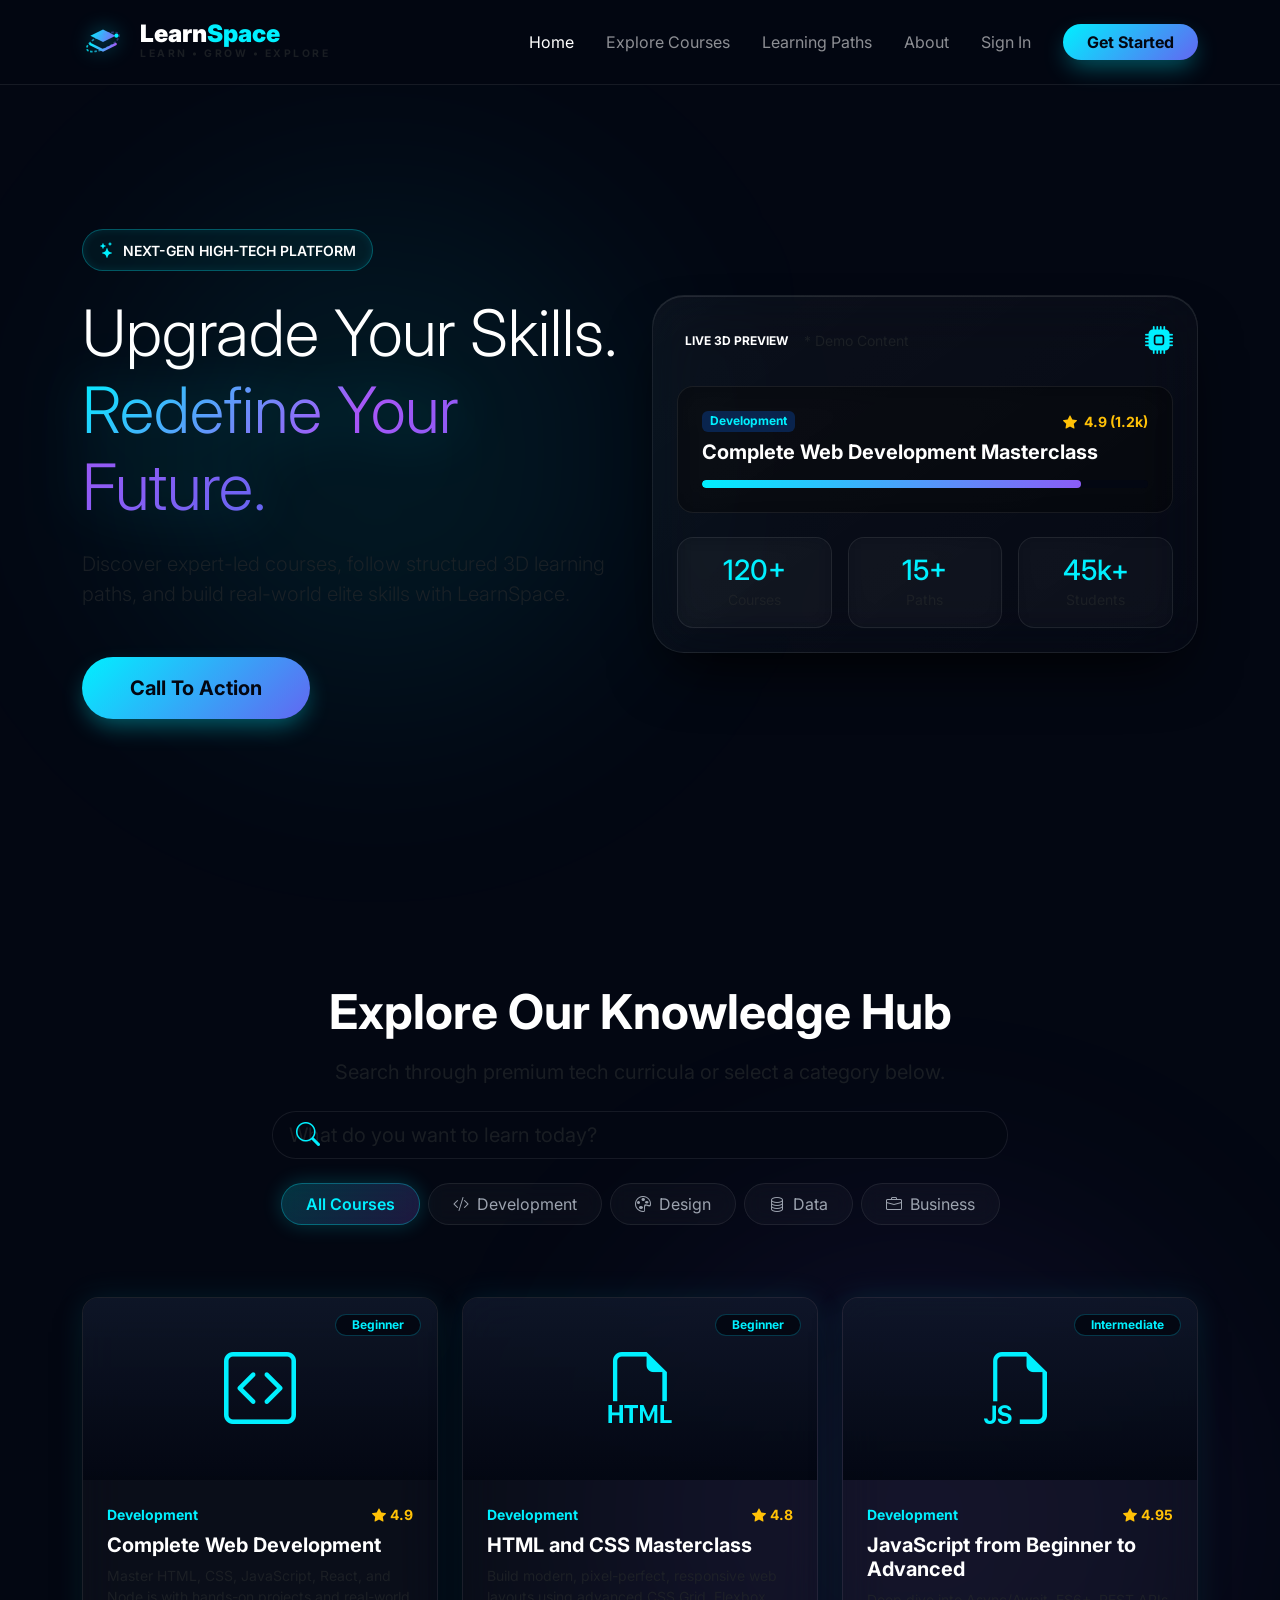
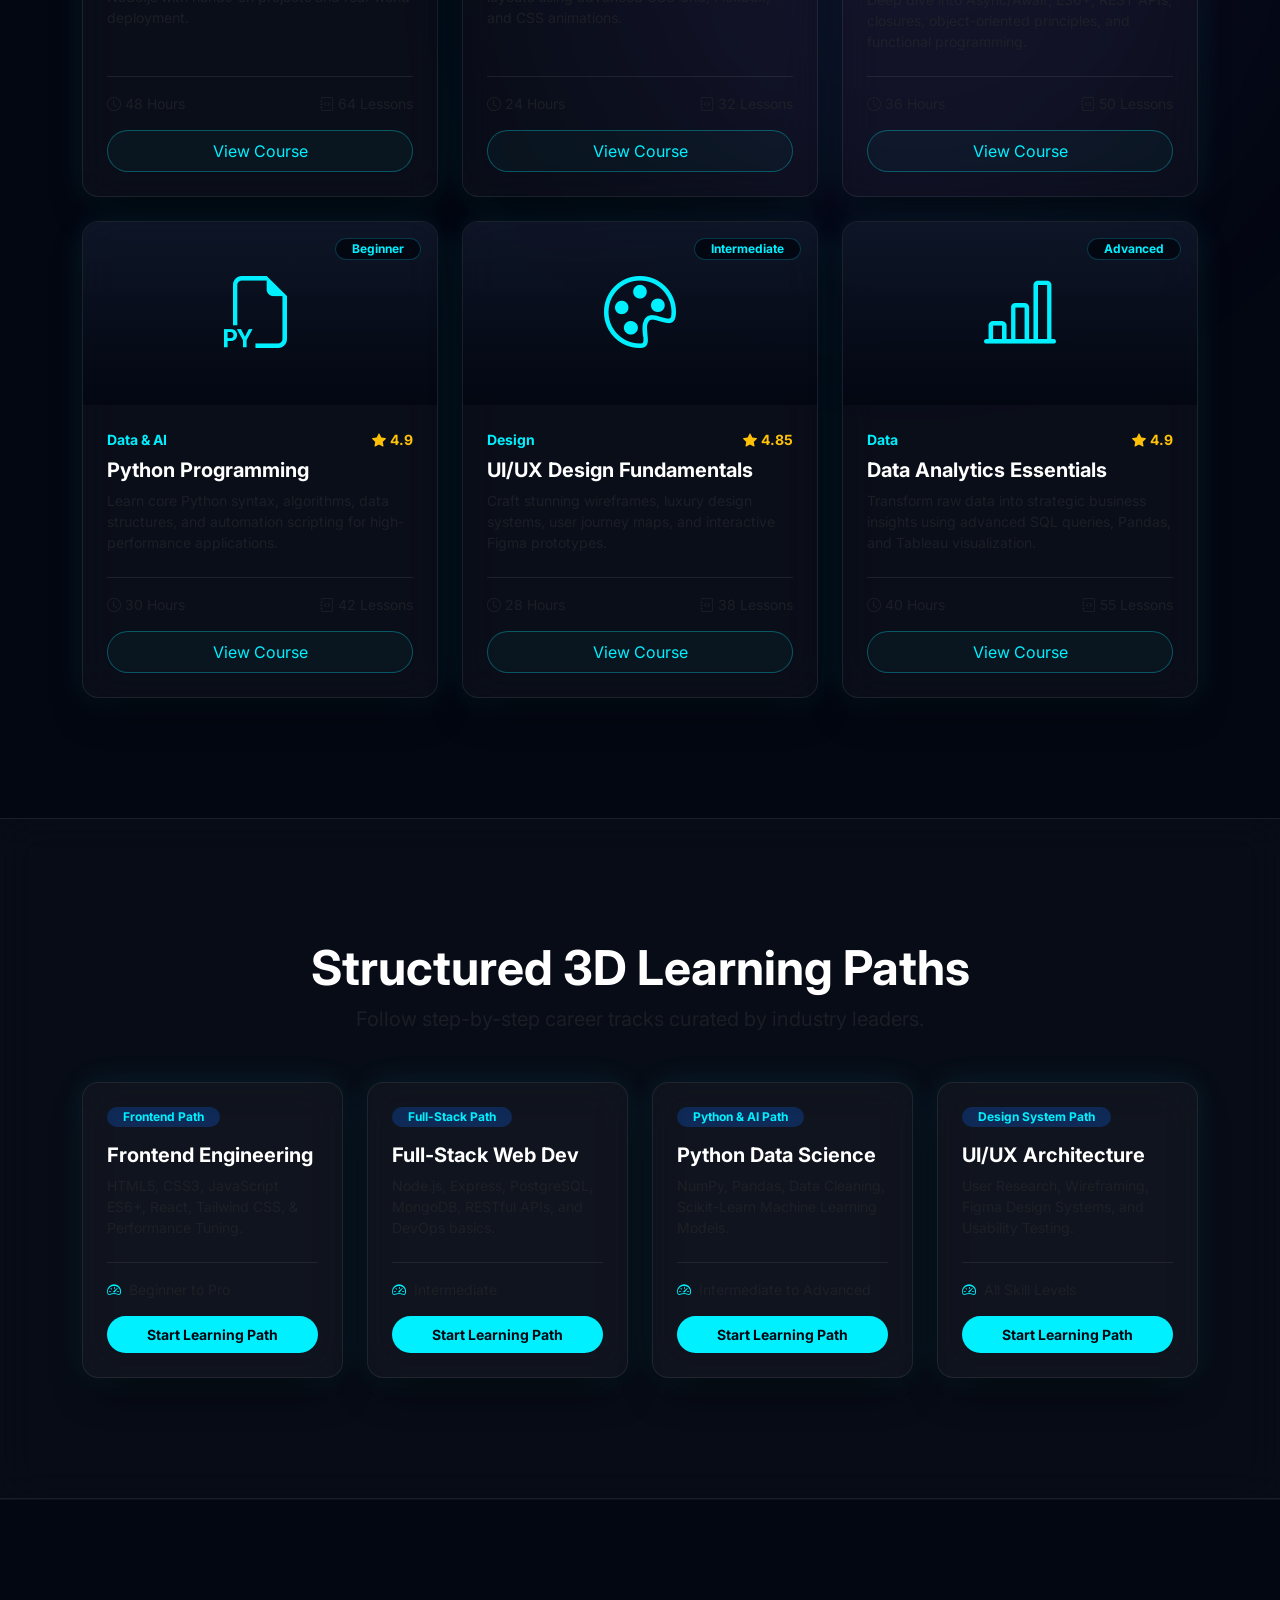
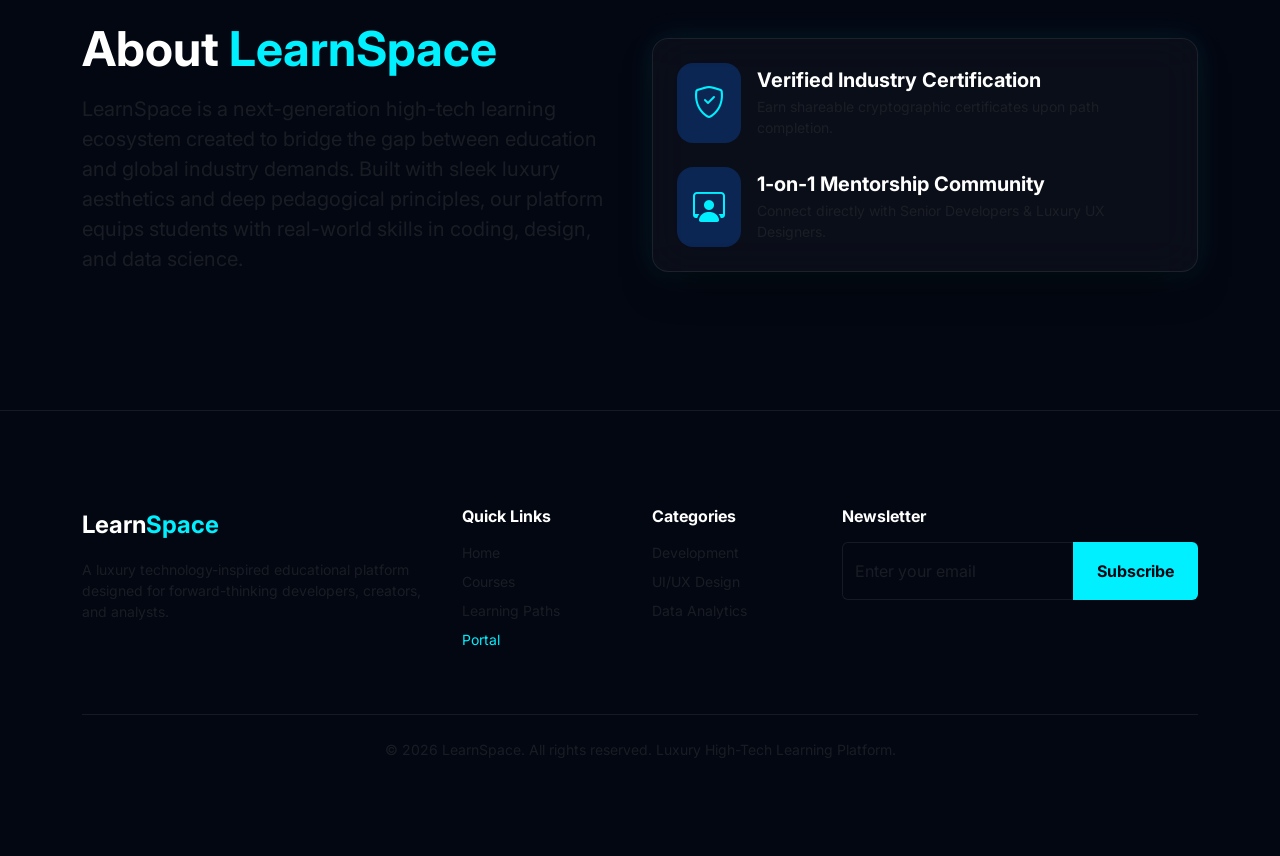
<file: index.html>
<!DOCTYPE html>
<html lang="en">
<head>
  <meta charset="UTF-8">
  <meta name="viewport" content="width=device-width, initial-scale=1.0">
  <title>LearnSpace — Luxury High-Tech Learning Platform</title>
  <link href="https://cdn.jsdelivr.net/npm/bootstrap@5.3.2/dist/css/bootstrap.min.css" rel="stylesheet">
  <link href="https://cdn.jsdelivr.net/npm/bootstrap-icons@1.11.1/font/bootstrap-icons.css" rel="stylesheet">
  <link rel="stylesheet" href="style.css">
</head>
<body class="bg-obsidian text-white">

  <!-- Floating Ambient Orbs -->
  <div class="ambient-orb orb-1"></div>
  <div class="ambient-orb orb-2"></div>

  <!-- Sticky Glass Navigation -->
  <nav class="navbar navbar-expand-lg sticky-top navbar-dark glass-nav">
    <div class="container py-2">
      <a class="navbar-brand fw-bold d-flex align-items-center gap-3 text-decoration-none" href="index.html">
        <!-- High-Tech Neon Orbit Logo SVG -->
        <div class="logo-orbit-container">
          <svg width="42" height="42" viewBox="0 0 100 100" fill="none" xmlns="http://www.w3.org/2000/svg">
            <path d="M50 20L80 35L50 50L20 35L50 20Z" fill="url(#paint0_linear)" />
            <path d="M20 55L50 70L80 55" stroke="url(#paint1_linear)" stroke-width="6" stroke-linecap="round" stroke-linejoin="round"/>
            <ellipse cx="50" cy="50" rx="42" ry="16" transform="rotate(-25 50 50)" stroke="url(#paint2_linear)" stroke-width="4" stroke-dasharray="6 4"/>
            <circle cx="82" cy="35" r="5" fill="#00f0ff" />
            <defs>
              <linearGradient id="paint0_linear" x1="20" y1="20" x2="80" y2="50" gradientUnits="userSpaceOnUse">
                <stop stop-color="#00f0ff"/>
                <stop offset="1" stop-color="#8b5cf6"/>
              </linearGradient>
              <linearGradient id="paint1_linear" x1="20" y1="55" x2="80" y2="70" gradientUnits="userSpaceOnUse">
                <stop stop-color="#00f0ff"/>
                <stop offset="1" stop-color="#a855f7"/>
              </linearGradient>
              <linearGradient id="paint2_linear" x1="8" y1="50" x2="92" y2="50" gradientUnits="userSpaceOnUse">
                <stop stop-color="#00f0ff" stop-opacity="0.8"/>
                <stop offset="1" stop-color="#8b5cf6" stop-opacity="0.3"/>
              </linearGradient>
            </defs>
          </svg>
        </div>
        <div class="d-flex flex-column">
          <span class="fs-4 fw-black tracking-wider text-white lh-1">Learn<span class="text-cyan">Space</span></span>
          <span class="brand-subtext text-muted" style="font-size: 0.65rem; letter-spacing: 2.5px;">LEARN • GROW • EXPLORE</span>
        </div>
      </a>
      <button class="navbar-toggler border-0" type="button" data-bs-toggle="collapse" data-bs-target="#navbarNav">
        <span class="navbar-toggler-icon"></span>
      </button>
      <div class="collapse navbar-collapse" id="navbarNav">
        <ul class="navbar-nav ms-auto align-items-center gap-lg-3">
          <li class="nav-item"><a class="nav-link active" href="index.html">Home</a></li>
          <li class="nav-item"><a class="nav-link" href="courses.html">Explore Courses</a></li>
          <li class="nav-item"><a class="nav-link" href="learning-paths.html">Learning Paths</a></li>
          <li class="nav-item"><a class="nav-link" href="about.html">About</a></li>
          <!-- <li class="nav-item"><a class="nav-link text-cyan" href="dashboard.html"><i class="bi bi-shield-lock me-1"></i>Portal</a></li> -->
          <li class="nav-item"><a class="nav-link" href="login.html">Sign In</a></li>
          <li class="nav-item ms-lg-2"><a class="btn btn-luxury-glow px-4 rounded-pill" href="signup.html">Get Started</a></li>
        </ul>
      </div>
    </div>
  </nav>

  <!-- Hero Section -->
  <header class="hero-section py-6 position-relative overflow-hidden">
    <div class="container py-5">
      <div class="row align-items-center min-vh-75">
        <div class="col-lg-6 text-center text-lg-start mb-5 mb-lg-0 z-index-2">
          <div class="badge-pill-3d mb-4 d-inline-flex align-items-center gap-2 px-3 py-2 rounded-pill">
            <i class="bi bi-stars text-cyan"></i>
            <span class="small fw-semibold tracking-wide">NEXT-GEN HIGH-TECH PLATFORM</span>
          </div>
          <h1 class="display-3 fw-extrabold mb-4 lh-tight">
            Upgrade Your Skills.<br>
            <span class="gradient-text-3d">Redefine Your Future.</span>
          </h1>
          <p class="lead text-muted mb-5 fs-5">Discover expert-led courses, follow structured 3D learning paths, and build real-world elite skills with LearnSpace.</p>
          <div class="d-flex justify-content-center justify-content-lg-start">
            <a href="#courses-section" class="btn btn-luxury-glow btn-lg px-5 py-3 rounded-pill shadow-3d fw-bold">Call To Action</a>
          </div>
        </div>

        <div class="col-lg-6 position-relative z-index-2">
          <div class="hero-card-3d p-4 rounded-5 shadow-3d-deep position-relative">
            <div class="d-flex justify-content-between align-items-center mb-4">
              <div class="d-flex align-items-center gap-2">
                <span class="badge bg-cyan text-obsidian fw-bold px-2.5 py-1 rounded-pill">LIVE 3D PREVIEW</span>
                <span class="text-muted small">* Demo Content</span>
              </div>
              <i class="bi bi-cpu-fill text-cyan fs-3 animate-pulse"></i>
            </div>

            <div class="glass-card-nested p-4 rounded-4 mb-4 border-glow">
              <div class="d-flex justify-content-between align-items-center mb-2">
                <span class="badge bg-primary bg-opacity-25 text-cyan">Development</span>
                <span class="text-warning small fw-bold"><i class="bi bi-star-fill me-1"></i> 4.9 (1.2k)</span>
              </div>
              <h5 class="mb-2 fw-bold text-white">Complete Web Development Masterclass</h5>
              <div class="progress bg-obsidian mt-3 rounded-pill" style="height: 8px;">
                <div class="progress-bar bg-gradient-cyan-violet rounded-pill" style="width: 85%;"></div>
              </div>
            </div>

            <div class="row g-3 text-center">
              <div class="col-4">
                <div class="stat-box-3d p-3 rounded-4">
                  <h3 class="fw-extrabold text-cyan mb-0">120+</h3>
                  <small class="text-muted">Courses</small>
                </div>
              </div>
              <div class="col-4">
                <div class="stat-box-3d p-3 rounded-4">
                  <h3 class="fw-extrabold text-cyan mb-0">15+</h3>
                  <small class="text-muted">Paths</small>
                </div>
              </div>
              <div class="col-4">
                <div class="stat-box-3d p-3 rounded-4">
                  <h3 class="fw-extrabold text-cyan mb-0">45k+</h3>
                  <small class="text-muted">Students</small>
                </div>
              </div>
            </div>
          </div>
        </div>
      </div>
    </div>
  </header>

  <!-- Search & Categories Section -->
  <section id="courses-section" class="py-6 position-relative">
    <div class="container py-4">
      <div class="row justify-content-center text-center mb-5">
        <div class="col-lg-8">
          <h2 class="display-5 fw-bold mb-3">Explore Our Knowledge Hub</h2>
          <p class="text-muted fs-5">Search through premium tech curricula or select a category below.</p>
          
          <div class="position-relative my-4 search-bar-3d">
            <i class="bi bi-search position-absolute top-50 start-0 translate-middle-y ms-4 text-cyan fs-4"></i>
            <input type="text" id="courseSearch" class="form-control form-control-lg bg-obsidian text-white border-glass ps-6 rounded-pill shadow-3d" placeholder="What do you want to learn today?">
          </div>

          <div class="d-flex flex-wrap justify-content-center gap-2 mt-4" id="categoryChips">
            <button class="btn btn-chip-3d active rounded-pill px-4 py-2" data-category="All">All Courses</button>
            <button class="btn btn-chip-3d rounded-pill px-4 py-2" data-category="Development"><i class="bi bi-code-slash me-1"></i> Development</button>
            <button class="btn btn-chip-3d rounded-pill px-4 py-2" data-category="Design"><i class="bi bi-palette me-1"></i> Design</button>
            <button class="btn btn-chip-3d rounded-pill px-4 py-2" data-category="Data"><i class="bi bi-database me-1"></i> Data</button>
            <button class="btn btn-chip-3d rounded-pill px-4 py-2" data-category="Business"><i class="bi bi-briefcase me-1"></i> Business</button>
          </div>
        </div>
      </div>

      <!-- Popular Courses Grid -->
      <div class="row g-4 mt-3" id="coursesGrid">
        
        <div class="col-md-6 col-lg-4 course-item" data-category="Development" data-title="Complete Web Development" data-desc="Master HTML, CSS, JavaScript, React, and Node.js with hands-on projects and real-world deployment.">
          <div class="glass-card-3d h-100 rounded-4 overflow-hidden d-flex flex-column">
            <div class="card-thumb-3d bg-gradient-navy p-5 text-center position-relative">
              <i class="bi bi-code-square display-2 text-cyan"></i>
              <span class="badge bg-obsidian text-cyan position-absolute top-0 end-0 m-3 border border-info border-opacity-25 rounded-pill px-3 py-1">Beginner</span>
            </div>
            <div class="p-4 d-flex flex-column flex-grow-1">
              <div class="d-flex justify-content-between align-items-center mb-2">
                <span class="text-cyan small fw-bold">Development</span>
                <span class="text-warning small fw-bold"><i class="bi bi-star-fill me-1"></i>4.9</span>
              </div>
              <h5 class="fw-bold mb-2 text-white">Complete Web Development</h5>
              <p class="text-muted small mb-4 flex-grow-1">Master HTML, CSS, JavaScript, React, and Node.js with hands-on projects and real-world deployment.</p>
              <div class="d-flex justify-content-between text-muted small border-top border-glass pt-3 mb-3">
                <span><i class="bi bi-clock me-1"></i>48 Hours</span>
                <span><i class="bi bi-journal-code me-1"></i>64 Lessons</span>
              </div>
              <button class="btn btn-outline-cyan-3d w-100 rounded-pill py-2">View Course</button>
            </div>
          </div>
        </div>

        <div class="col-md-6 col-lg-4 course-item" data-category="Development" data-title="HTML and CSS Masterclass" data-desc="Build modern, pixel-perfect, responsive web layouts using advanced CSS Grid, Flexbox, and CSS animations.">
          <div class="glass-card-3d h-100 rounded-4 overflow-hidden d-flex flex-column">
            <div class="card-thumb-3d bg-gradient-navy p-5 text-center position-relative">
              <i class="bi bi-filetype-html display-2 text-cyan"></i>
              <span class="badge bg-obsidian text-cyan position-absolute top-0 end-0 m-3 border border-info border-opacity-25 rounded-pill px-3 py-1">Beginner</span>
            </div>
            <div class="p-4 d-flex flex-column flex-grow-1">
              <div class="d-flex justify-content-between align-items-center mb-2">
                <span class="text-cyan small fw-bold">Development</span>
                <span class="text-warning small fw-bold"><i class="bi bi-star-fill me-1"></i>4.8</span>
              </div>
              <h5 class="fw-bold mb-2 text-white">HTML and CSS Masterclass</h5>
              <p class="text-muted small mb-4 flex-grow-1">Build modern, pixel-perfect, responsive web layouts using advanced CSS Grid, Flexbox, and CSS animations.</p>
              <div class="d-flex justify-content-between text-muted small border-top border-glass pt-3 mb-3">
                <span><i class="bi bi-clock me-1"></i>24 Hours</span>
                <span><i class="bi bi-journal-code me-1"></i>32 Lessons</span>
              </div>
              <button class="btn btn-outline-cyan-3d w-100 rounded-pill py-2">View Course</button>
            </div>
          </div>
        </div>

        <div class="col-md-6 col-lg-4 course-item" data-category="Development" data-title="JavaScript from Beginner to Advanced" data-desc="Deep dive into Async/Await, ES6+, REST APIs, closures, object-oriented principles, and functional programming.">
          <div class="glass-card-3d h-100 rounded-4 overflow-hidden d-flex flex-column">
            <div class="card-thumb-3d bg-gradient-navy p-5 text-center position-relative">
              <i class="bi bi-filetype-js display-2 text-cyan"></i>
              <span class="badge bg-obsidian text-cyan position-absolute top-0 end-0 m-3 border border-info border-opacity-25 rounded-pill px-3 py-1">Intermediate</span>
            </div>
            <div class="p-4 d-flex flex-column flex-grow-1">
              <div class="d-flex justify-content-between align-items-center mb-2">
                <span class="text-cyan small fw-bold">Development</span>
                <span class="text-warning small fw-bold"><i class="bi bi-star-fill me-1"></i>4.95</span>
              </div>
              <h5 class="fw-bold mb-2 text-white">JavaScript from Beginner to Advanced</h5>
              <p class="text-muted small mb-4 flex-grow-1">Deep dive into Async/Await, ES6+, REST APIs, closures, object-oriented principles, and functional programming.</p>
              <div class="d-flex justify-content-between text-muted small border-top border-glass pt-3 mb-3">
                <span><i class="bi bi-clock me-1"></i>36 Hours</span>
                <span><i class="bi bi-journal-code me-1"></i>50 Lessons</span>
              </div>
              <button class="btn btn-outline-cyan-3d w-100 rounded-pill py-2">View Course</button>
            </div>
          </div>
        </div>

        <div class="col-md-6 col-lg-4 course-item" data-category="Data" data-title="Python Programming" data-desc="Learn core Python syntax, algorithms, data structures, and automation scripting for high-performance applications.">
          <div class="glass-card-3d h-100 rounded-4 overflow-hidden d-flex flex-column">
            <div class="card-thumb-3d bg-gradient-navy p-5 text-center position-relative">
              <i class="bi bi-filetype-py display-2 text-cyan"></i>
              <span class="badge bg-obsidian text-cyan position-absolute top-0 end-0 m-3 border border-info border-opacity-25 rounded-pill px-3 py-1">Beginner</span>
            </div>
            <div class="p-4 d-flex flex-column flex-grow-1">
              <div class="d-flex justify-content-between align-items-center mb-2">
                <span class="text-cyan small fw-bold">Data & AI</span>
                <span class="text-warning small fw-bold"><i class="bi bi-star-fill me-1"></i>4.9</span>
              </div>
              <h5 class="fw-bold mb-2 text-white">Python Programming</h5>
              <p class="text-muted small mb-4 flex-grow-1">Learn core Python syntax, algorithms, data structures, and automation scripting for high-performance applications.</p>
              <div class="d-flex justify-content-between text-muted small border-top border-glass pt-3 mb-3">
                <span><i class="bi bi-clock me-1"></i>30 Hours</span>
                <span><i class="bi bi-journal-code me-1"></i>42 Lessons</span>
              </div>
              <button class="btn btn-outline-cyan-3d w-100 rounded-pill py-2">View Course</button>
            </div>
          </div>
        </div>

        <div class="col-md-6 col-lg-4 course-item" data-category="Design" data-title="UI/UX Design Fundamentals" data-desc="Craft stunning wireframes, luxury design systems, user journey maps, and interactive Figma prototypes.">
          <div class="glass-card-3d h-100 rounded-4 overflow-hidden d-flex flex-column">
            <div class="card-thumb-3d bg-gradient-navy p-5 text-center position-relative">
              <i class="bi bi-palette display-2 text-cyan"></i>
              <span class="badge bg-obsidian text-cyan position-absolute top-0 end-0 m-3 border border-info border-opacity-25 rounded-pill px-3 py-1">Intermediate</span>
            </div>
            <div class="p-4 d-flex flex-column flex-grow-1">
              <div class="d-flex justify-content-between align-items-center mb-2">
                <span class="text-cyan small fw-bold">Design</span>
                <span class="text-warning small fw-bold"><i class="bi bi-star-fill me-1"></i>4.85</span>
              </div>
              <h5 class="fw-bold mb-2 text-white">UI/UX Design Fundamentals</h5>
              <p class="text-muted small mb-4 flex-grow-1">Craft stunning wireframes, luxury design systems, user journey maps, and interactive Figma prototypes.</p>
              <div class="d-flex justify-content-between text-muted small border-top border-glass pt-3 mb-3">
                <span><i class="bi bi-clock me-1"></i>28 Hours</span>
                <span><i class="bi bi-journal-code me-1"></i>38 Lessons</span>
              </div>
              <button class="btn btn-outline-cyan-3d w-100 rounded-pill py-2">View Course</button>
            </div>
          </div>
        </div>

        <div class="col-md-6 col-lg-4 course-item" data-category="Data" data-title="Data Analytics Essentials" data-desc="Transform raw data into strategic business insights using advanced SQL queries, Pandas, and Tableau visualization.">
          <div class="glass-card-3d h-100 rounded-4 overflow-hidden d-flex flex-column">
            <div class="card-thumb-3d bg-gradient-navy p-5 text-center position-relative">
              <i class="bi bi-bar-chart-line display-2 text-cyan"></i>
              <span class="badge bg-obsidian text-cyan position-absolute top-0 end-0 m-3 border border-info border-opacity-25 rounded-pill px-3 py-1">Advanced</span>
            </div>
            <div class="p-4 d-flex flex-column flex-grow-1">
              <div class="d-flex justify-content-between align-items-center mb-2">
                <span class="text-cyan small fw-bold">Data</span>
                <span class="text-warning small fw-bold"><i class="bi bi-star-fill me-1"></i>4.9</span>
              </div>
              <h5 class="fw-bold mb-2 text-white">Data Analytics Essentials</h5>
              <p class="text-muted small mb-4 flex-grow-1">Transform raw data into strategic business insights using advanced SQL queries, Pandas, and Tableau visualization.</p>
              <div class="d-flex justify-content-between text-muted small border-top border-glass pt-3 mb-3">
                <span><i class="bi bi-clock me-1"></i>40 Hours</span>
                <span><i class="bi bi-journal-code me-1"></i>55 Lessons</span>
              </div>
              <button class="btn btn-outline-cyan-3d w-100 rounded-pill py-2">View Course</button>
            </div>
          </div>
        </div>

      </div>
    </div>
  </section>

  <!-- Learning Paths Section -->
  <section id="paths-section" class="py-6 bg-glass-dark border-top border-bottom border-glass">
    <div class="container py-4">
      <div class="text-center mb-5">
        <h2 class="display-5 fw-bold mb-2">Structured 3D Learning Paths</h2>
        <p class="text-muted fs-5">Follow step-by-step career tracks curated by industry leaders.</p>
      </div>

      <div class="row g-4">
        <div class="col-md-6 col-lg-3">
          <div class="glass-card-3d p-4 rounded-4 h-100 d-flex flex-column">
            <div class="badge bg-primary bg-opacity-25 text-cyan mb-3 w-fit rounded-pill px-3 py-1">Frontend Path</div>
            <h5 class="fw-bold mb-2 text-white">Frontend Engineering</h5>
            <p class="text-muted small mb-4">HTML5, CSS3, JavaScript ES6+, React, Tailwind CSS, & Performance Tuning.</p>
            <div class="mt-auto border-top border-glass pt-3">
              <small class="text-muted d-block mb-3"><i class="bi bi-speedometer2 me-1 text-cyan"></i> Beginner to Pro</small>
              <button class="btn btn-sm btn-cyan w-100 rounded-pill py-2">Start Learning Path</button>
            </div>
          </div>
        </div>

        <div class="col-md-6 col-lg-3">
          <div class="glass-card-3d p-4 rounded-4 h-100 d-flex flex-column">
            <div class="badge bg-primary bg-opacity-25 text-cyan mb-3 w-fit rounded-pill px-3 py-1">Full-Stack Path</div>
            <h5 class="fw-bold mb-2 text-white">Full-Stack Web Dev</h5>
            <p class="text-muted small mb-4">Node.js, Express, PostgreSQL, MongoDB, RESTful APIs, and DevOps basics.</p>
            <div class="mt-auto border-top border-glass pt-3">
              <small class="text-muted d-block mb-3"><i class="bi bi-speedometer2 me-1 text-cyan"></i> Intermediate</small>
              <button class="btn btn-sm btn-cyan w-100 rounded-pill py-2">Start Learning Path</button>
            </div>
          </div>
        </div>

        <div class="col-md-6 col-lg-3">
          <div class="glass-card-3d p-4 rounded-4 h-100 d-flex flex-column">
            <div class="badge bg-primary bg-opacity-25 text-cyan mb-3 w-fit rounded-pill px-3 py-1">Python & AI Path</div>
            <h5 class="fw-bold mb-2 text-white">Python Data Science</h5>
            <p class="text-muted small mb-4">NumPy, Pandas, Data Cleaning, Scikit-Learn Machine Learning Models.</p>
            <div class="mt-auto border-top border-glass pt-3">
              <small class="text-muted d-block mb-3"><i class="bi bi-speedometer2 me-1 text-cyan"></i> Intermediate to Advanced</small>
              <button class="btn btn-sm btn-cyan w-100 rounded-pill py-2">Start Learning Path</button>
            </div>
          </div>
        </div>

        <div class="col-md-6 col-lg-3">
          <div class="glass-card-3d p-4 rounded-4 h-100 d-flex flex-column">
            <div class="badge bg-primary bg-opacity-25 text-cyan mb-3 w-fit rounded-pill px-3 py-1">Design System Path</div>
            <h5 class="fw-bold mb-2 text-white">UI/UX Architecture</h5>
            <p class="text-muted small mb-4">User Research, Wireframing, Figma Design Systems, and Usability Testing.</p>
            <div class="mt-auto border-top border-glass pt-3">
              <small class="text-muted d-block mb-3"><i class="bi bi-speedometer2 me-1 text-cyan"></i> All Skill Levels</small>
              <button class="btn btn-sm btn-cyan w-100 rounded-pill py-2">Start Learning Path</button>
            </div>
          </div>
        </div>
      </div>
    </div>
  </section>

  <!-- About Section -->
  <section id="about-section" class="py-6 border-top border-glass">
    <div class="container py-4">
      <div class="row align-items-center">
        <div class="col-lg-6 mb-4 mb-lg-0">
          <h2 class="display-5 fw-bold mb-3">About <span class="text-cyan">LearnSpace</span></h2>
          <p class="text-muted leading-relaxed fs-5">LearnSpace is a next-generation high-tech learning ecosystem created to bridge the gap between education and global industry demands. Built with sleek luxury aesthetics and deep pedagogical principles, our platform equips students with real-world skills in coding, design, and data science.</p>
        </div>
        <div class="col-lg-6">
          <div class="glass-card-3d p-4 rounded-4 border-glow">
            <div class="d-flex align-items-center gap-3 mb-4">
              <div class="icon-box-3d p-3 rounded-4 bg-primary bg-opacity-25 text-cyan fs-2">
                <i class="bi bi-shield-check"></i>
              </div>
              <div>
                <h5 class="mb-1 fw-bold text-white">Verified Industry Certification</h5>
                <p class="text-muted small mb-0">Earn shareable cryptographic certificates upon path completion.</p>
              </div>
            </div>
            <div class="d-flex align-items-center gap-3">
              <div class="icon-box-3d p-3 rounded-4 bg-primary bg-opacity-25 text-cyan fs-2">
                <i class="bi bi-person-workspace"></i>
              </div>
              <div>
                <h5 class="mb-1 fw-bold text-white">1-on-1 Mentorship Community</h5>
                <p class="text-muted small mb-0">Connect directly with Senior Developers & Luxury UX Designers.</p>
              </div>
            </div>
          </div>
        </div>
      </div>
    </div>
  </section>

  <!-- Footer -->
  <footer class="bg-obsidian text-muted py-6 border-top border-glass">
    <div class="container">
      <div class="row g-4 mb-5">
        <div class="col-lg-4">
          <a class="fw-bold text-white fs-4 d-inline-block mb-3 text-decoration-none" href="#">Learn<span class="text-cyan">Space</span></a>
          <p class="small text-muted leading-relaxed">A luxury technology-inspired educational platform designed for forward-thinking developers, creators, and analysts.</p>
        </div>
        <div class="col-6 col-lg-2">
          <h6 class="text-white fw-bold mb-3 tracking-wide">Quick Links</h6>
          <ul class="list-unstyled small">
            <li class="mb-2"><a href="index.html" class="text-muted text-decoration-none hover-cyan">Home</a></li>
            <li class="mb-2"><a href="#courses-section" class="text-muted text-decoration-none hover-cyan">Courses</a></li>
            <li class="mb-2"><a href="#paths-section" class="text-muted text-decoration-none hover-cyan">Learning Paths</a></li>
            <li class="mb-2"><a href="dashboard.html" class="text-cyan text-decoration-none hover-cyan">Portal</a></li>
          </ul>
        </div>
        <div class="col-6 col-lg-2">
          <h6 class="text-white fw-bold mb-3 tracking-wide">Categories</h6>
          <ul class="list-unstyled small">
            <li class="mb-2"><a href="#" class="text-muted text-decoration-none hover-cyan">Development</a></li>
            <li class="mb-2"><a href="#" class="text-muted text-decoration-none hover-cyan">UI/UX Design</a></li>
            <li class="mb-2"><a href="#" class="text-muted text-decoration-none hover-cyan">Data Analytics</a></li>
          </ul>
        </div>
        <div class="col-lg-4">
          <h6 class="text-white fw-bold mb-3 tracking-wide">Newsletter</h6>
          <div class="input-group search-bar-3d">
            <input type="email" class="form-control bg-obsidian text-white border-glass py-3" placeholder="Enter your email">
            <button class="btn btn-cyan px-4">Subscribe</button>
          </div>
        </div>
      </div>
      <div class="text-center pt-4 border-top border-glass small text-muted">
        <p class="mb-0">&copy; 2026 LearnSpace. All rights reserved. Luxury High-Tech Learning Platform.</p>
      </div>
    </div>
  </footer>

  <script src="https://cdn.jsdelivr.net/npm/bootstrap@5.3.2/dist/js/bootstrap.bundle.min.js"></script>
  <script>
    const searchInput = document.getElementById('courseSearch');
    const categoryChips = document.querySelectorAll('.btn-chip-3d');
    const courseItems = document.querySelectorAll('.course-item');

    let activeCategory = 'All';

    categoryChips.forEach(chip => {
      chip.addEventListener('click', () => {
        categoryChips.forEach(c => c.classList.remove('active'));
        chip.classList.add('active');
        activeCategory = chip.getAttribute('data-category');
        filterCourses();
      });
    });

    searchInput.addEventListener('input', filterCourses);

    function filterCourses() {
      const searchTerm = searchInput.value.toLowerCase().trim();

      courseItems.forEach(item => {
        const category = item.getAttribute('data-category');
        const title = item.getAttribute('data-title').toLowerCase();
        const desc = item.getAttribute('data-desc').toLowerCase();

        const matchesCategory = (activeCategory === 'All' || category === activeCategory);
        const matchesSearch = title.includes(searchTerm) || desc.includes(searchTerm);

        if (matchesCategory && matchesSearch) {
          item.style.display = 'block';
        } else {
          item.style.display = 'none';
        }
      });
    }
  </script>
</body>
</html>
</file>
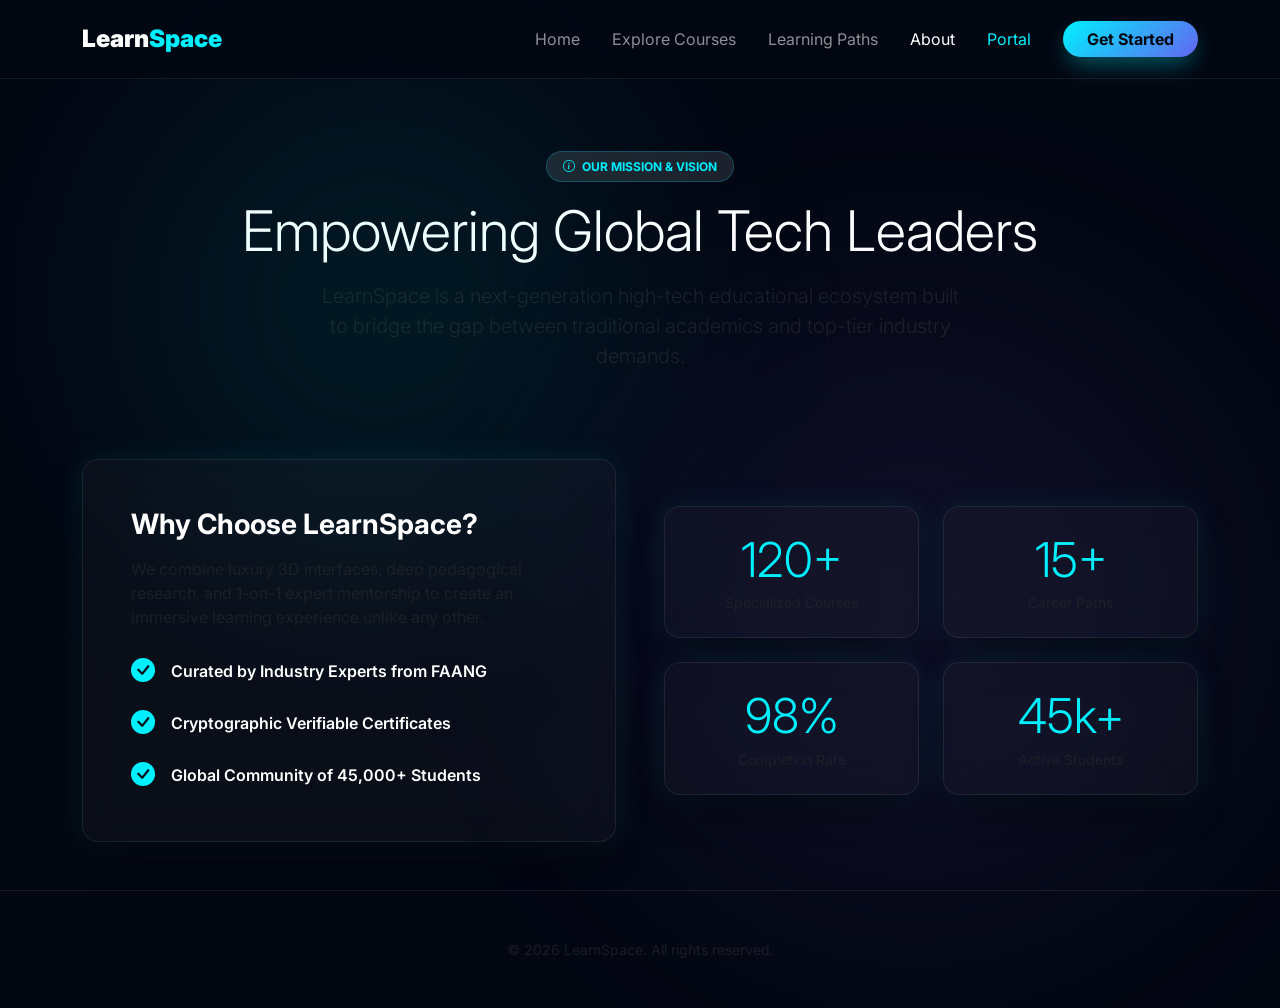
<file: about.html>
<!DOCTYPE html>
<html lang="en">
<head>
  <meta charset="UTF-8">
  <meta name="viewport" content="width=device-width, initial-scale=1.0">
  <title>About LearnSpace — Luxury Tech Education</title>
  <link href="https://cdn.jsdelivr.net/npm/bootstrap@5.3.2/dist/css/bootstrap.min.css" rel="stylesheet">
  <link href="https://cdn.jsdelivr.net/npm/bootstrap-icons@1.11.1/font/bootstrap-icons.css" rel="stylesheet">
  <link rel="stylesheet" href="style.css">
</head>
<body class="bg-obsidian text-white">

  <div class="ambient-orb orb-1"></div>
  <div class="ambient-orb orb-2"></div>

  <!-- Navigation Bar -->
  <nav class="navbar navbar-expand-lg sticky-top navbar-dark glass-nav">
    <div class="container py-2">
      <a class="navbar-brand fw-bold d-flex align-items-center gap-3 text-decoration-none" href="index.html">
        <span class="fs-4 fw-black text-white">Learn<span class="text-cyan">Space</span></span>
      </a>
      <div class="collapse navbar-collapse" id="navbarNav">
        <ul class="navbar-nav ms-auto align-items-center gap-lg-3">
          <li class="nav-item"><a class="nav-link" href="index.html">Home</a></li>
          <li class="nav-item"><a class="nav-link" href="courses.html">Explore Courses</a></li>
          <li class="nav-item"><a class="nav-link" href="learning-paths.html">Learning Paths</a></li>
          <li class="nav-item"><a class="nav-link active" href="about.html">About</a></li>
          <li class="nav-item"><a class="nav-link text-cyan" href="dashboard.html">Portal</a></li>
          <li class="nav-item ms-lg-2"><a class="btn btn-luxury-glow px-4 rounded-pill" href="signup.html">Get Started</a></li>
        </ul>
      </div>
    </div>
  </nav>

  <header class="py-5 text-center">
    <div class="container py-4">
      <span class="badge bg-secondary bg-opacity-25 text-cyan border border-info border-opacity-25 px-3 py-2 rounded-pill mb-3">
        <i class="bi bi-info-circle me-1"></i> OUR MISSION & VISION
      </span>
      <h1 class="display-4 fw-extrabold mb-3">Empowering Global Tech Leaders</h1>
      <p class="lead text-muted mx-auto" style="max-width: 650px;">LearnSpace is a next-generation high-tech educational ecosystem built to bridge the gap between traditional academics and top-tier industry demands.</p>
    </div>
  </header>

  <section class="pb-6">
    <div class="container">
      <div class="row align-items-center g-5 mb-5">
        <div class="col-lg-6">
          <div class="glass-card-3d p-5 rounded-4">
            <h3 class="fw-bold mb-3 text-white">Why Choose LearnSpace?</h3>
            <p class="text-muted mb-4">We combine luxury 3D interfaces, deep pedagogical research, and 1-on-1 expert mentorship to create an immersive learning experience unlike any other.</p>
            <div class="d-flex align-items-center gap-3 mb-3">
              <i class="bi bi-check-circle-fill text-cyan fs-4"></i>
              <span class="text-white fw-semibold">Curated by Industry Experts from FAANG</span>
            </div>
            <div class="d-flex align-items-center gap-3 mb-3">
              <i class="bi bi-check-circle-fill text-cyan fs-4"></i>
              <span class="text-white fw-semibold">Cryptographic Verifiable Certificates</span>
            </div>
            <div class="d-flex align-items-center gap-3">
              <i class="bi bi-check-circle-fill text-cyan fs-4"></i>
              <span class="text-white fw-semibold">Global Community of 45,000+ Students</span>
            </div>
          </div>
        </div>
        <div class="col-lg-6">
          <div class="row g-4 text-center">
            <div class="col-6">
              <div class="glass-card-3d p-4 rounded-4">
                <h2 class="display-5 fw-extrabold text-cyan mb-1">120+</h2>
                <p class="text-muted small mb-0">Specialized Courses</p>
              </div>
            </div>
            <div class="col-6">
              <div class="glass-card-3d p-4 rounded-4">
                <h2 class="display-5 fw-extrabold text-cyan mb-1">15+</h2>
                <p class="text-muted small mb-0">Career Paths</p>
              </div>
            </div>
            <div class="col-6">
              <div class="glass-card-3d p-4 rounded-4">
                <h2 class="display-5 fw-extrabold text-cyan mb-1">98%</h2>
                <p class="text-muted small mb-0">Completion Rate</p>
              </div>
            </div>
            <div class="col-6">
              <div class="glass-card-3d p-4 rounded-4">
                <h2 class="display-5 fw-extrabold text-cyan mb-1">45k+</h2>
                <p class="text-muted small mb-0">Active Students</p>
              </div>
            </div>
          </div>
        </div>
      </div>
    </div>
  </section>

  <footer class="bg-obsidian text-muted py-5 border-top border-glass text-center small">
    <p class="mb-0">&copy; 2026 LearnSpace. All rights reserved.</p>
  </footer>
  <script src="https://cdn.jsdelivr.net/npm/bootstrap@5.3.2/dist/js/bootstrap.bundle.min.js"></script>
</body>
</html>
</file>
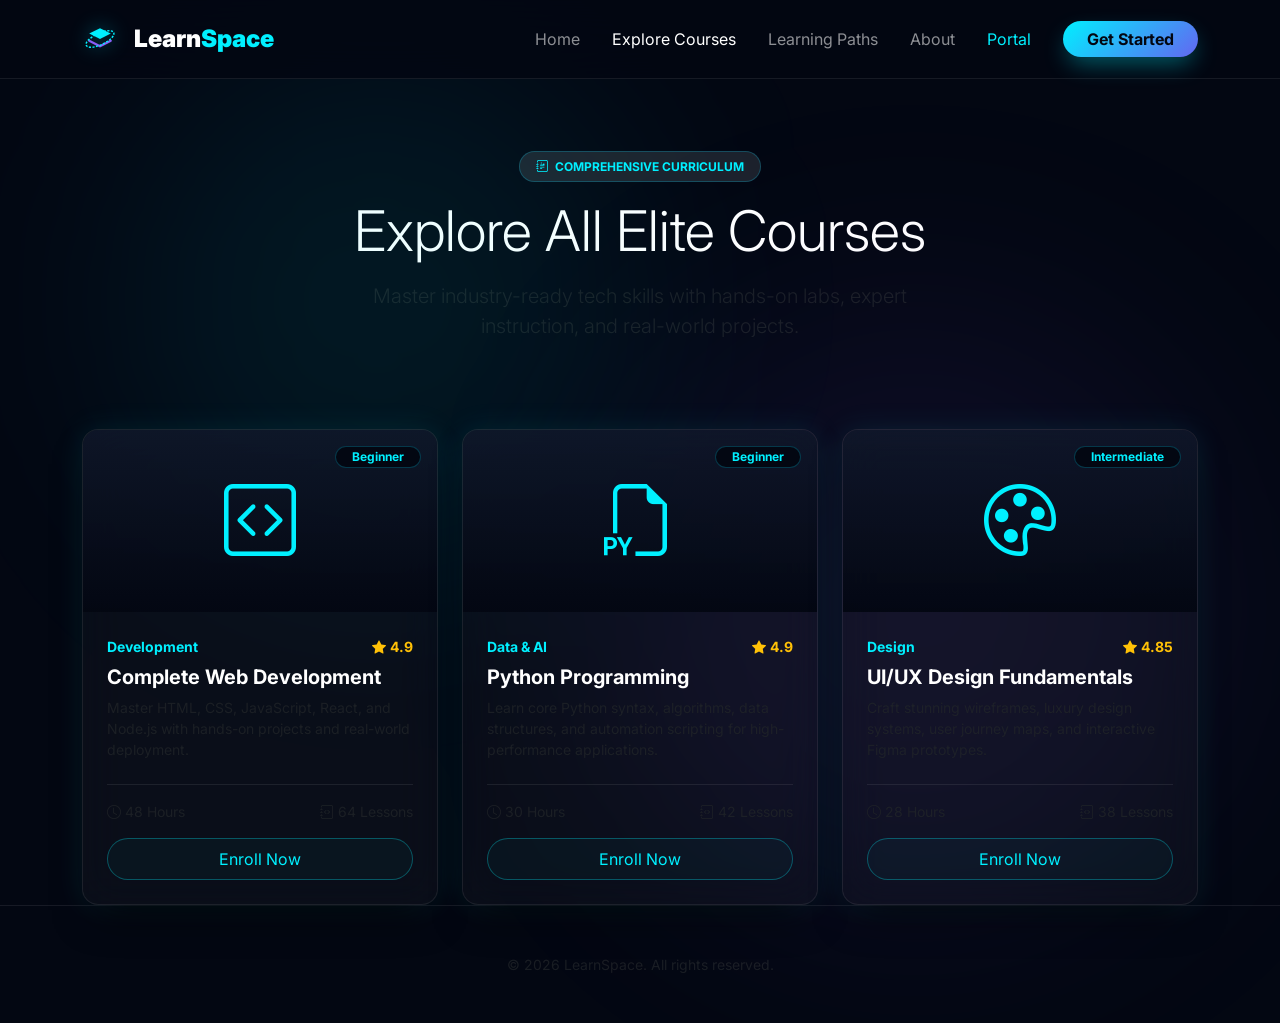
<file: courses.html>
<!DOCTYPE html>
<html lang="en">
<head>
  <meta charset="UTF-8">
  <meta name="viewport" content="width=device-width, initial-scale=1.0">
  <title>Explore Courses — LearnSpace</title>
  <link href="https://cdn.jsdelivr.net/npm/bootstrap@5.3.2/dist/css/bootstrap.min.css" rel="stylesheet">
  <link href="https://cdn.jsdelivr.net/npm/bootstrap-icons@1.11.1/font/bootstrap-icons.css" rel="stylesheet">
  <link rel="stylesheet" href="style.css">
</head>
<body class="bg-obsidian text-white">

  <div class="ambient-orb orb-1"></div>
  <div class="ambient-orb orb-2"></div>

  <!-- Navigation Bar -->
  <nav class="navbar navbar-expand-lg sticky-top navbar-dark glass-nav">
    <div class="container py-2">
      <a class="navbar-brand fw-bold d-flex align-items-center gap-3 text-decoration-none" href="index.html">
        <div class="logo-orbit-container">
          <svg width="36" height="36" viewBox="0 0 100 100" fill="none" xmlns="http://www.w3.org/2000/svg">
            <path d="M50 20L80 35L50 50L20 35L50 20Z" fill="#00f0ff" />
            <path d="M20 55L50 70L80 55" stroke="#8b5cf6" stroke-width="6" stroke-linecap="round"/>
            <ellipse cx="50" cy="50" rx="42" ry="16" transform="rotate(-25 50 50)" stroke="#00f0ff" stroke-width="4" stroke-dasharray="6 4"/>
          </svg>
        </div>
        <span class="fs-4 fw-black text-white">Learn<span class="text-cyan">Space</span></span>
      </a>
      <div class="collapse navbar-collapse" id="navbarNav">
        <ul class="navbar-nav ms-auto align-items-center gap-lg-3">
          <li class="nav-item"><a class="nav-link" href="index.html">Home</a></li>
          <li class="nav-item"><a class="nav-link active" href="courses.html">Explore Courses</a></li>
          <li class="nav-item"><a class="nav-link" href="learning-paths.html">Learning Paths</a></li>
          <li class="nav-item"><a class="nav-link" href="about.html">About</a></li>
          <li class="nav-item"><a class="nav-link text-cyan" href="dashboard.html">Portal</a></li>
          <li class="nav-item ms-lg-2"><a class="btn btn-luxury-glow px-4 rounded-pill" href="signup.html">Get Started</a></li>
        </ul>
      </div>
    </div>
  </nav>

  <!-- Courses Header -->
  <header class="py-5 text-center">
    <div class="container py-4">
      <span class="badge bg-secondary bg-opacity-25 text-cyan border border-info border-opacity-25 px-3 py-2 rounded-pill mb-3">
        <i class="bi bi-journal-richtext me-1"></i> COMPREHENSIVE CURRICULUM
      </span>
      <h1 class="display-4 fw-extrabold mb-3">Explore All Elite Courses</h1>
      <p class="lead text-muted mx-auto" style="max-width: 600px;">Master industry-ready tech skills with hands-on labs, expert instruction, and real-world projects.</p>
    </div>
  </header>

  <!-- Courses Grid Section -->
  <section class="pb-6">
    <div class="container">
      <div class="row g-4">
        
        <div class="col-md-6 col-lg-4">
          <div class="glass-card-3d h-100 rounded-4 overflow-hidden d-flex flex-column">
            <div class="card-thumb-3d bg-gradient-navy p-5 text-center position-relative">
              <i class="bi bi-code-square display-2 text-cyan"></i>
              <span class="badge bg-obsidian text-cyan position-absolute top-0 end-0 m-3 border border-info border-opacity-25 rounded-pill px-3 py-1">Beginner</span>
            </div>
            <div class="p-4 d-flex flex-column flex-grow-1">
              <div class="d-flex justify-content-between align-items-center mb-2">
                <span class="text-cyan small fw-bold">Development</span>
                <span class="text-warning small fw-bold"><i class="bi bi-star-fill me-1"></i>4.9</span>
              </div>
              <h5 class="fw-bold mb-2 text-white">Complete Web Development</h5>
              <p class="text-muted small mb-4 flex-grow-1">Master HTML, CSS, JavaScript, React, and Node.js with hands-on projects and real-world deployment.</p>
              <div class="d-flex justify-content-between text-muted small border-top border-glass pt-3 mb-3">
                <span><i class="bi bi-clock me-1"></i>48 Hours</span>
                <span><i class="bi bi-journal-code me-1"></i>64 Lessons</span>
              </div>
              <a href="dashboard.html" class="btn btn-outline-cyan-3d w-100 rounded-pill py-2 text-decoration-none">Enroll Now</a>
            </div>
          </div>
        </div>

        <div class="col-md-6 col-lg-4">
          <div class="glass-card-3d h-100 rounded-4 overflow-hidden d-flex flex-column">
            <div class="card-thumb-3d bg-gradient-navy p-5 text-center position-relative">
              <i class="bi bi-filetype-py display-2 text-cyan"></i>
              <span class="badge bg-obsidian text-cyan position-absolute top-0 end-0 m-3 border border-info border-opacity-25 rounded-pill px-3 py-1">Beginner</span>
            </div>
            <div class="p-4 d-flex flex-column flex-grow-1">
              <div class="d-flex justify-content-between align-items-center mb-2">
                <span class="text-cyan small fw-bold">Data & AI</span>
                <span class="text-warning small fw-bold"><i class="bi bi-star-fill me-1"></i>4.9</span>
              </div>
              <h5 class="fw-bold mb-2 text-white">Python Programming</h5>
              <p class="text-muted small mb-4 flex-grow-1">Learn core Python syntax, algorithms, data structures, and automation scripting for high-performance applications.</p>
              <div class="d-flex justify-content-between text-muted small border-top border-glass pt-3 mb-3">
                <span><i class="bi bi-clock me-1"></i>30 Hours</span>
                <span><i class="bi bi-journal-code me-1"></i>42 Lessons</span>
              </div>
              <a href="dashboard.html" class="btn btn-outline-cyan-3d w-100 rounded-pill py-2 text-decoration-none">Enroll Now</a>
            </div>
          </div>
        </div>

        <div class="col-md-6 col-lg-4">
          <div class="glass-card-3d h-100 rounded-4 overflow-hidden d-flex flex-column">
            <div class="card-thumb-3d bg-gradient-navy p-5 text-center position-relative">
              <i class="bi bi-palette display-2 text-cyan"></i>
              <span class="badge bg-obsidian text-cyan position-absolute top-0 end-0 m-3 border border-info border-opacity-25 rounded-pill px-3 py-1">Intermediate</span>
            </div>
            <div class="p-4 d-flex flex-column flex-grow-1">
              <div class="d-flex justify-content-between align-items-center mb-2">
                <span class="text-cyan small fw-bold">Design</span>
                <span class="text-warning small fw-bold"><i class="bi bi-star-fill me-1"></i>4.85</span>
              </div>
              <h5 class="fw-bold mb-2 text-white">UI/UX Design Fundamentals</h5>
              <p class="text-muted small mb-4 flex-grow-1">Craft stunning wireframes, luxury design systems, user journey maps, and interactive Figma prototypes.</p>
              <div class="d-flex justify-content-between text-muted small border-top border-glass pt-3 mb-3">
                <span><i class="bi bi-clock me-1"></i>28 Hours</span>
                <span><i class="bi bi-journal-code me-1"></i>38 Lessons</span>
              </div>
              <a href="dashboard.html" class="btn btn-outline-cyan-3d w-100 rounded-pill py-2 text-decoration-none">Enroll Now</a>
            </div>
          </div>
        </div>

      </div>
    </div>
  </section>

  <footer class="bg-obsidian text-muted py-5 border-top border-glass text-center small">
    <p class="mb-0">&copy; 2026 LearnSpace. All rights reserved.</p>
  </footer>
  <script src="https://cdn.jsdelivr.net/npm/bootstrap@5.3.2/dist/js/bootstrap.bundle.min.js"></script>
</body>
</html>
</file>
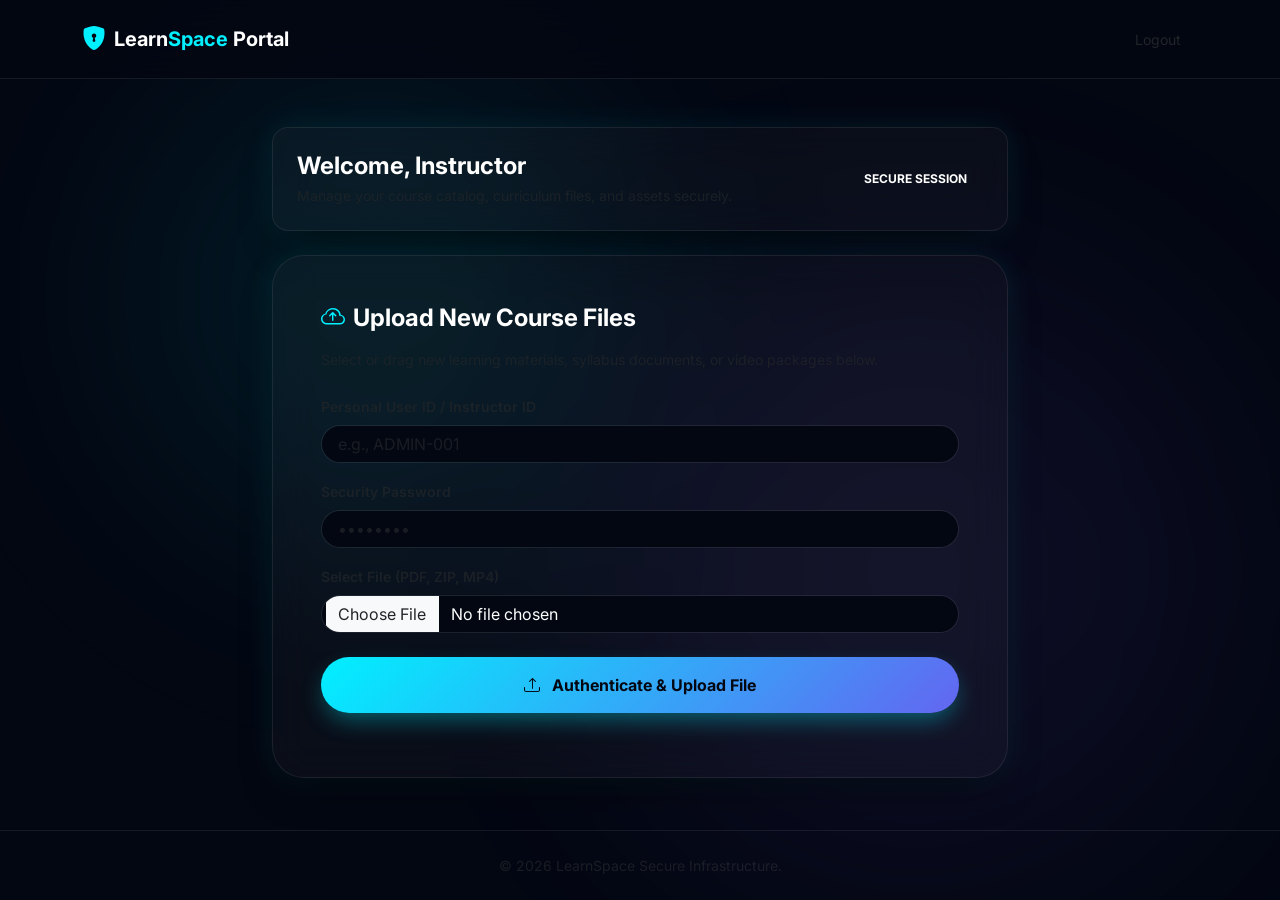
<file: dashboard.html>
<!DOCTYPE html>
<html lang="en">
<head>
  <meta charset="UTF-8">
  <meta name="viewport" content="width=device-width, initial-scale=1.0">
  <title>Secure Creator Dashboard — LearnSpace</title>
  <link href="https://cdn.jsdelivr.net/npm/bootstrap@5.3.2/dist/css/bootstrap.min.css" rel="stylesheet">
  <link href="https://cdn.jsdelivr.net/npm/bootstrap-icons@1.11.1/font/bootstrap-icons.css" rel="stylesheet">
  <link rel="stylesheet" href="style.css">
</head>
<body class="bg-obsidian text-white min-vh-100 d-flex flex-column">

  <!-- Ambient Orbs -->
  <div class="ambient-orb orb-1"></div>
  <div class="ambient-orb orb-2"></div>

  <!-- Navigation Bar -->
  <nav class="navbar navbar-expand-lg navbar-dark glass-nav">
    <div class="container py-2">
      <a class="navbar-brand fw-bold d-flex align-items-center gap-2" href="index.html">
        <i class="bi bi-shield-lock-fill text-cyan fs-4"></i>
        <span>Learn<span class="text-cyan">Space</span> Portal</span>
      </a>
      <div class="ms-auto">
        <a href="index.html" class="btn btn-outline-cyan-300 btn-sm rounded-pill px-3">Logout</a>
      </div>
    </div>
  </nav>

  <!-- Main Dashboard Container -->
  <div class="container my-5 flex-grow-1 z-index-2">
    <div class="row justify-content-center">
      <div class="col-lg-8">
        
        <!-- Welcome Card -->
        <div class="glass-card-3d p-4 rounded-4 mb-4 d-flex align-items-center justify-content-between">
          <div>
            <h4 class="fw-bold mb-1 text-white">Welcome, Instructor</h4>
            <p class="text-muted small mb-0">Manage your course catalog, curriculum files, and assets securely.</p>
          </div>
          <span class="badge bg-cyan text-obsidian fw-bold px-3 py-2 rounded-pill">SECURE SESSION</span>
        </div>

        <!-- File Upload Section -->
        <div class="glass-card-3d p-5 rounded-5 shadow-3d">
          <h4 class="fw-bold mb-3 d-flex align-items-center gap-2">
            <i class="bi bi-cloud-arrow-up text-cyan"></i> Upload New Course Files
          </h4>
          <p class="text-muted small mb-4">Select or drag new learning materials, syllabus documents, or video packages below.</p>

          <form id="uploadForm">
            <div class="mb-3">
              <label class="form-label text-muted small fw-semibold">Personal User ID / Instructor ID</label>
              <input type="text" id="userId" class="form-control bg-obsidian text-white border-glass rounded-pill py-2.5 px-3" placeholder="e.g., ADMIN-001" required>
            </div>

            <div class="mb-3">
              <label class="form-label text-muted small fw-semibold">Security Password</label>
              <input type="password" id="userPass" class="form-control bg-obsidian text-white border-glass rounded-pill py-2.5 px-3" placeholder="••••••••" required>
            </div>

            <div class="mb-4">
              <label class="form-label text-muted small fw-semibold">Select File (PDF, ZIP, MP4)</label>
              <input type="file" id="courseFile" class="form-control bg-obsidian text-white border-glass rounded-pill py-2.5 px-3" required>
            </div>

            <button type="submit" class="btn btn-luxury-glow w-100 py-3 rounded-pill fw-bold shadow-3d">
              <i class="bi bi-upload me-2"></i> Authenticate & Upload File
            </button>
          </form>

          <div id="uploadStatus" class="mt-3 text-center small"></div>
        </div>

      </div>
    </div>
  </div>

  <!-- Footer -->
  <footer class="bg-obsidian text-muted py-4 border-top border-glass text-center small">
    <p class="mb-0">&copy; 2026 LearnSpace Secure Infrastructure.</p>
  </footer>

  <script src="https://cdn.jsdelivr.net/npm/bootstrap@5.3.2/dist/js/bootstrap.bundle.min.js"></script>
  <script>
    document.getElementById('uploadForm').addEventListener('submit', function(e) {
      e.preventDefault();
      const id = document.getElementById('userId').value;
      const pass = document.getElementById('userPass').value;
      const fileInput = document.getElementById('courseFile');
      const status = document.getElementById('uploadStatus');

      // Demo verification logic (Replace with your backend endpoint if connected)
      if (id.trim() !== "" && pass.trim() !== "" && fileInput.files.length > 0) {
        status.innerHTML = `<span class="text-success fw-bold"><i class="bi bi-check-circle-fill me-1"></i> File "${fileInput.files[0].name}" successfully uploaded and verified for User ID: ${id}!</span>`;
        document.getElementById('uploadForm').reset();
      } else {
        status.innerHTML = `<span class="text-danger">Please enter valid credentials and select a file.</span>`;
      }
    });
  </script>
</body>
</html>
</file>
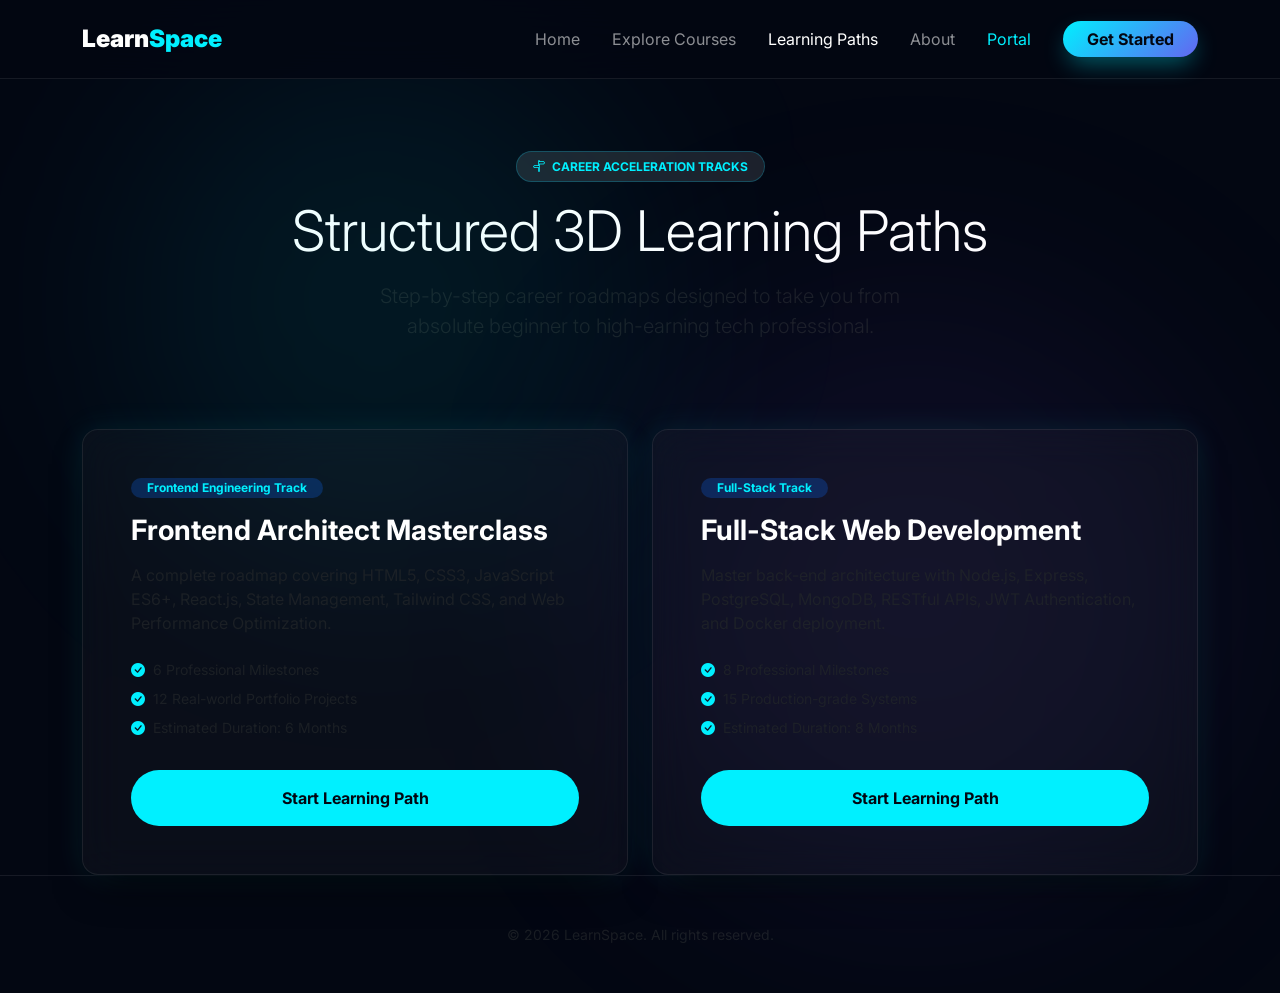
<file: learning-paths.html>
<!DOCTYPE html>
<html lang="en">
<head>
  <meta charset="UTF-8">
  <meta name="viewport" content="width=device-width, initial-scale=1.0">
  <title>Learning Paths — LearnSpace</title>
  <link href="https://cdn.jsdelivr.net/npm/bootstrap@5.3.2/dist/css/bootstrap.min.css" rel="stylesheet">
  <link href="https://cdn.jsdelivr.net/npm/bootstrap-icons@1.11.1/font/bootstrap-icons.css" rel="stylesheet">
  <link rel="stylesheet" href="style.css">
</head>
<body class="bg-obsidian text-white">

  <div class="ambient-orb orb-1"></div>
  <div class="ambient-orb orb-2"></div>

  <!-- Navigation Bar -->
  <nav class="navbar navbar-expand-lg sticky-top navbar-dark glass-nav">
    <div class="container py-2">
      <a class="navbar-brand fw-bold d-flex align-items-center gap-3 text-decoration-none" href="index.html">
        <span class="fs-4 fw-black text-white">Learn<span class="text-cyan">Space</span></span>
      </a>
      <div class="collapse navbar-collapse" id="navbarNav">
        <ul class="navbar-nav ms-auto align-items-center gap-lg-3">
          <li class="nav-item"><a class="nav-link" href="index.html">Home</a></li>
          <li class="nav-item"><a class="nav-link" href="courses.html">Explore Courses</a></li>
          <li class="nav-item"><a class="nav-link active" href="learning-paths.html">Learning Paths</a></li>
          <li class="nav-item"><a class="nav-link" href="about.html">About</a></li>
          <li class="nav-item"><a class="nav-link text-cyan" href="dashboard.html">Portal</a></li>
          <li class="nav-item ms-lg-2"><a class="btn btn-luxury-glow px-4 rounded-pill" href="signup.html">Get Started</a></li>
        </ul>
      </div>
    </div>
  </nav>

  <header class="py-5 text-center">
    <div class="container py-4">
      <span class="badge bg-secondary bg-opacity-25 text-cyan border border-info border-opacity-25 px-3 py-2 rounded-pill mb-3">
        <i class="bi bi-signpost-split me-1"></i> CAREER ACCELERATION TRACKS
      </span>
      <h1 class="display-4 fw-extrabold mb-3">Structured 3D Learning Paths</h1>
      <p class="lead text-muted mx-auto" style="max-width: 600px;">Step-by-step career roadmaps designed to take you from absolute beginner to high-earning tech professional.</p>
    </div>
  </header>

  <section class="pb-6">
    <div class="container">
      <div class="row g-4">
        
        <div class="col-md-6">
          <div class="glass-card-3d p-5 rounded-4 h-100 d-flex flex-column">
            <div class="badge bg-primary bg-opacity-25 text-cyan mb-3 w-fit rounded-pill px-3 py-1">Frontend Engineering Track</div>
            <h3 class="fw-bold mb-3 text-white">Frontend Architect Masterclass</h3>
            <p class="text-muted mb-4">A complete roadmap covering HTML5, CSS3, JavaScript ES6+, React.js, State Management, Tailwind CSS, and Web Performance Optimization.</p>
            <ul class="list-unstyled text-muted small mb-4">
              <li class="mb-2"><i class="bi bi-check-circle-fill text-cyan me-2"></i>6 Professional Milestones</li>
              <li class="mb-2"><i class="bi bi-check-circle-fill text-cyan me-2"></i>12 Real-world Portfolio Projects</li>
              <li class="mb-2"><i class="bi bi-check-circle-fill text-cyan me-2"></i>Estimated Duration: 6 Months</li>
            </ul>
            <div class="mt-auto">
              <a href="dashboard.html" class="btn btn-cyan w-100 rounded-pill py-3 text-decoration-none">Start Learning Path</a>
            </div>
          </div>
        </div>

        <div class="col-md-6">
          <div class="glass-card-3d p-5 rounded-4 h-100 d-flex flex-column">
            <div class="badge bg-primary bg-opacity-25 text-cyan mb-3 w-fit rounded-pill px-3 py-1">Full-Stack Track</div>
            <h3 class="fw-bold mb-3 text-white">Full-Stack Web Development</h3>
            <p class="text-muted mb-4">Master back-end architecture with Node.js, Express, PostgreSQL, MongoDB, RESTful APIs, JWT Authentication, and Docker deployment.</p>
            <ul class="list-unstyled text-muted small mb-4">
              <li class="mb-2"><i class="bi bi-check-circle-fill text-cyan me-2"></i>8 Professional Milestones</li>
              <li class="mb-2"><i class="bi bi-check-circle-fill text-cyan me-2"></i>15 Production-grade Systems</li>
              <li class="mb-2"><i class="bi bi-check-circle-fill text-cyan me-2"></i>Estimated Duration: 8 Months</li>
            </ul>
            <div class="mt-auto">
              <a href="dashboard.html" class="btn btn-cyan w-100 rounded-pill py-3 text-decoration-none">Start Learning Path</a>
            </div>
          </div>
        </div>

      </div>
    </div>
  </section>

  <footer class="bg-obsidian text-muted py-5 border-top border-glass text-center small">
    <p class="mb-0">&copy; 2026 LearnSpace. All rights reserved.</p>
  </footer>
  <script src="https://cdn.jsdelivr.net/npm/bootstrap@5.3.2/dist/js/bootstrap.bundle.min.js"></script>
</body>
</html>
</file>
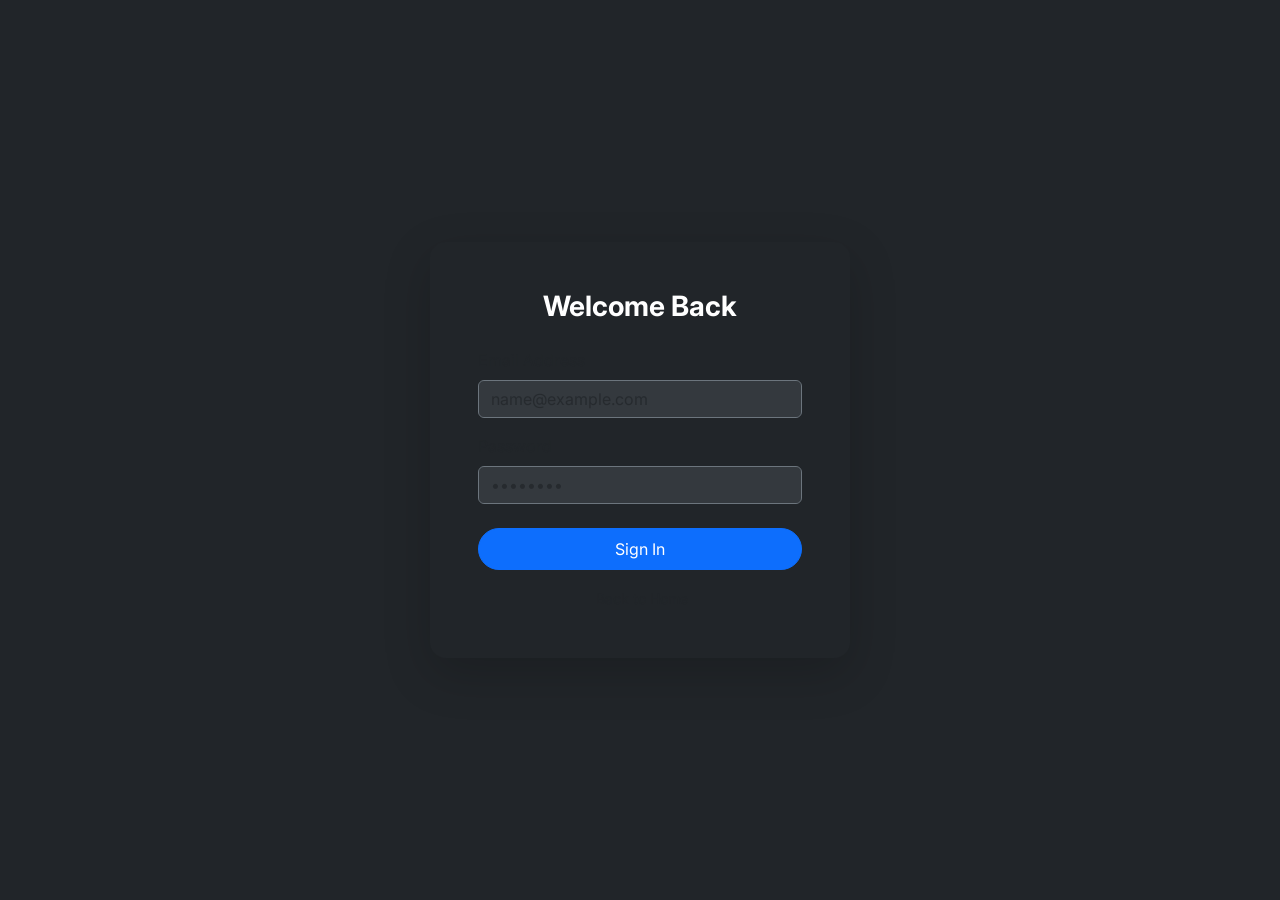
<file: login.html>
<!DOCTYPE html>
<html lang="en">
<head>
  <meta charset="UTF-8">
  <meta name="viewport" content="width=device-width, initial-scale=1.0">
  <title>Sign In — LearnSpace</title>
  <link href="https://cdn.jsdelivr.net/npm/bootstrap@5.3.2/dist/css/bootstrap.min.css" rel="stylesheet">
  <link rel="stylesheet" href="style.css">
</head>
<body class="bg-dark text-white d-flex align-items-center justify-content-center vh-100">
  <div class="glass-card p-5 rounded-4 shadow-lg w-100" style="max-width: 420px;">
    <h3 class="fw-bold mb-4 text-center">Welcome Back</h3>
    <form>
      <div class="mb-3">
        <label class="form-label text-muted">Email Address</label>
        <input type="email" class="form-control bg-secondary bg-opacity-25 text-white border-secondary" placeholder="name@example.com" required>
      </div>
      <div class="mb-4">
        <label class="form-label text-muted">Password</label>
        <input type="password" class="form-control bg-secondary bg-opacity-25 text-white border-secondary" placeholder="••••••••" required>
      </div>
      <button type="submit" class="btn btn-primary w-100 py-2 rounded-pill mb-3">Sign In</button>
    </form>
    <div class="text-center">
      <a href="index.html" class="text-muted text-decoration-none small"><i class="bi bi-arrow-left me-1"></i>Back to Home</a>
    </div>
  </div>
  <script src="https://cdn.jsdelivr.net/npm/bootstrap@5.3.2/dist/js/bootstrap.bundle.min.js"></script>
</body>
</html>
</file>
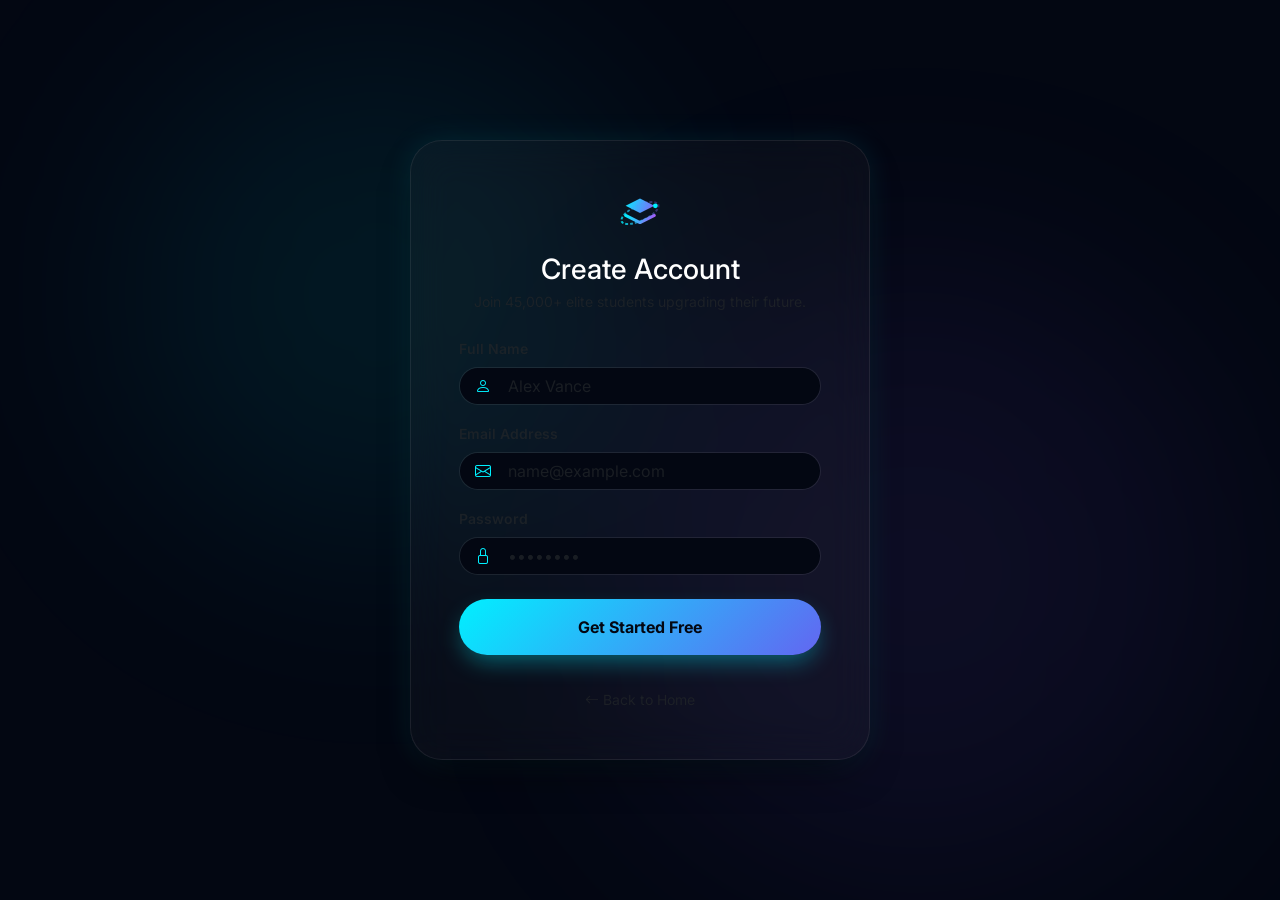
<file: signup.html>
<!DOCTYPE html>
<html lang="en">
<head>
  <meta charset="UTF-8">
  <meta name="viewport" content="width=device-width, initial-scale=1.0">
  <title>Get Started — LearnSpace</title>
  <link href="https://cdn.jsdelivr.net/npm/bootstrap@5.3.2/dist/css/bootstrap.min.css" rel="stylesheet">
  <link href="https://cdn.jsdelivr.net/npm/bootstrap-icons@1.11.1/font/bootstrap-icons.css" rel="stylesheet">
  <link rel="stylesheet" href="style.css">
</head>
<body class="bg-obsidian text-white d-flex align-items-center justify-content-center vh-100 position-relative overflow-hidden">

  <!-- Ambient Background Orbs -->
  <div class="ambient-orb orb-1"></div>
  <div class="ambient-orb orb-2"></div>

  <div class="container z-index-2 d-flex justify-content-center">
    <div class="glass-card-3d p-5 rounded-5 shadow-3d-deep w-100 position-relative" style="max-width: 460px;">
      
      <!-- Brand Header -->
      <div class="text-center mb-4">
        <div class="d-inline-flex align-items-center justify-content-center mb-3">
          <svg width="48" height="48" viewBox="0 0 100 100" fill="none" xmlns="http://www.w3.org/2000/svg">
            <path d="M50 20L80 35L50 50L20 35L50 20Z" fill="url(#paint0_linear)" />
            <path d="M20 55L50 70L80 55" stroke="url(#paint1_linear)" stroke-width="6" stroke-linecap="round" stroke-linejoin="round"/>
            <ellipse cx="50" cy="50" rx="42" ry="16" transform="rotate(-25 50 50)" stroke="url(#paint2_linear)" stroke-width="4" stroke-dasharray="6 4"/>
            <circle cx="82" cy="35" r="5" fill="#00f0ff" />
            <defs>
              <linearGradient id="paint0_linear" x1="20" y1="20" x2="80" y2="50" gradientUnits="userSpaceOnUse">
                <stop stop-color="#00f0ff"/><stop offset="1" stop-color="#8b5cf6"/>
              </linearGradient>
              <linearGradient id="paint1_linear" x1="20" y1="55" x2="80" y2="70" gradientUnits="userSpaceOnUse">
                <stop stop-color="#00f0ff"/><stop offset="1" stop-color="#a855f7"/>
              </linearGradient>
              <linearGradient id="paint2_linear" x1="8" y1="50" x2="92" y2="50" gradientUnits="userSpaceOnUse">
                <stop stop-color="#00f0ff" stop-opacity="0.8"/><stop offset="1" stop-color="#8b5cf6" stop-opacity="0.3"/>
              </linearGradient>
            </defs>
          </svg>
        </div>
        <h3 class="fw-extrabold mb-1">Create Account</h3>
        <p class="text-muted small">Join 45,000+ elite students upgrading their future.</p>
      </div>

      <form>
        <div class="mb-3">
          <label class="form-label text-muted small fw-semibold">Full Name</label>
          <div class="position-relative">
            <i class="bi bi-person position-absolute top-50 start-0 translate-middle-y ms-3 text-cyan"></i>
            <input type="text" class="form-control bg-obsidian text-white border-glass ps-5 py-2.5 rounded-pill" placeholder="Alex Vance" required>
          </div>
        </div>

        <div class="mb-3">
          <label class="form-label text-muted small fw-semibold">Email Address</label>
          <div class="position-relative">
            <i class="bi bi-envelope position-absolute top-50 start-0 translate-middle-y ms-3 text-cyan"></i>
            <input type="email" class="form-control bg-obsidian text-white border-glass ps-5 py-2.5 rounded-pill" placeholder="name@example.com" required>
          </div>
        </div>

        <div class="mb-4">
          <label class="form-label text-muted small fw-semibold">Password</label>
          <div class="position-relative">
            <i class="bi bi-lock position-absolute top-50 start-0 translate-middle-y ms-3 text-cyan"></i>
            <input type="password" class="form-control bg-obsidian text-white border-glass ps-5 py-2.5 rounded-pill" placeholder="••••••••" required>
          </div>
        </div>

        <button type="submit" class="btn btn-luxury-glow w-100 py-3 rounded-pill mb-3 fw-bold shadow-3d">Get Started Free</button>
      </form>

      <div class="text-center mt-3">
        <a href="index.html" class="text-muted text-decoration-none small hover-cyan"><i class="bi bi-arrow-left me-1"></i>Back to Home</a>
      </div>
    </div>
  </div>

  <script src="https://cdn.jsdelivr.net/npm/bootstrap@5.3.2/dist/js/bootstrap.bundle.min.js"></script>
</body>
</html>
</file>
<file: style.css>
/* ==========================================================================
   LearnSpace — Ultra-Luxury High-Tech 3D Theme & Stylesheet
   ================================================================---------- */

@import url('https://fonts.googleapis.com/css2?family=Inter:wght@300;400;500;600;700;800;900&display=swap');

:root {
  --obsidian: #030712;
  --navy-deep: #0b0f19;
  --cyan-accent: #00f0ff;
  --violet-accent: #8b5cf6;
  --glass-bg: rgba(255, 255, 255, 0.03);
  --glass-border: rgba(255, 255, 255, 0.08);
  --glass-border-glow: rgba(0, 240, 255, 0.3);
  --shadow-3d: 0 20px 40px -15px rgba(0, 0, 0, 0.7), 0 0 30px rgba(0, 240, 255, 0.1);
  --shadow-3d-deep: 0 30px 60px -20px rgba(0, 0, 0, 0.9), inset 0 1px 0 rgba(255, 255, 255, 0.1);
}

body {
  background-color: var(--obsidian);
  color: #f8f9fa;
  font-family: 'Inter', sans-serif;
  overflow-x: hidden;
  position: relative;
}

.bg-obsidian { background-color: var(--obsidian) !important; }
.bg-glass-dark { background: rgba(11, 15, 25, 0.7); backdrop-filter: blur(20px); }
.border-glass { border-color: var(--glass-border) !important; }
.text-cyan { color: var(--cyan-accent) !important; }
.fw-black { font-weight: 900; }

/* Ambient Floating Background Orbs */
.ambient-orb {
  position: absolute;
  border-radius: 50%;
  filter: blur(120px);
  z-index: 0;
  pointer-events: none;
}
.orb-1 {
  width: 500px;
  height: 500px;
  background: rgba(0, 240, 255, 0.08);
  top: 5%;
  left: 10%;
  animation: floatOrb 12s ease-in-out infinite alternate;
}
.orb-2 {
  width: 600px;
  height: 600px;
  background: rgba(139, 92, 246, 0.08);
  top: 30%;
  right: 5%;
  animation: floatOrb 15s ease-in-out infinite alternate-reverse;
}

@keyframes floatOrb {
  0% { transform: translateY(0px) scale(1); }
  100% { transform: translateY(40px) scale(1.05); }
}

/* Glass Navbar */
.glass-nav {
  background: rgba(3, 7, 18, 0.8) !important;
  backdrop-filter: blur(20px);
  border-bottom: 1px solid var(--glass-border);
  z-index: 1000;
}

.logo-orbit-container {
  display: flex;
  align-items: center;
  justify-content: center;
  filter: drop-shadow(0 0 10px rgba(0, 240, 255, 0.4));
}

/* 3D Glass Cards */
.glass-card-3d {
  background: var(--glass-bg);
  backdrop-filter: blur(20px);
  border: 1px solid var(--glass-border);
  box-shadow: var(--shadow-3d);
  transition: all 0.4s cubic-bezier(0.165, 0.84, 0.44, 1);
  transform: translateY(0);
}

.glass-card-3d:hover {
  transform: translateY(-8px) scale(1.01);
  border-color: var(--glass-border-glow);
  box-shadow: 0 30px 60px -15px rgba(0, 240, 255, 0.25), 0 0 40px rgba(139, 92, 246, 0.15);
}

.hero-card-3d {
  background: linear-gradient(145deg, rgba(255, 255, 255, 0.04), rgba(255, 255, 255, 0.01));
  backdrop-filter: blur(30px);
  border: 1px solid var(--glass-border);
  box-shadow: var(--shadow-3d-deep);
}

.glass-card-nested {
  background: rgba(0, 0, 0, 0.4);
  backdrop-filter: blur(15px);
  border: 1px solid var(--glass-border);
}

/* Typography & Gradients */
.gradient-text-3d {
  background: linear-gradient(135deg, #00f0ff 0%, #a855f7 50%, #6366f1 100%);
  -webkit-background-clip: text;
  -webkit-text-fill-color: transparent;
  filter: drop-shadow(0 0 30px rgba(0, 240, 255, 0.3));
}

.badge-pill-3d {
  background: rgba(0, 240, 255, 0.05);
  border: 1px solid var(--glass-border-glow);
  box-shadow: inset 0 0 10px rgba(0, 240, 255, 0.1);
}

/* Buttons */
.btn-luxury-glow {
  background: linear-gradient(135deg, #00f0ff 0%, #6366f1 100%);
  color: var(--obsidian);
  font-weight: 700;
  border: none;
  box-shadow: 0 10px 25px -5px rgba(0, 240, 255, 0.4);
  transition: all 0.3s ease;
}

.btn-luxury-glow:hover {
  background: linear-gradient(135deg, #33f3ff, #7c3aed);
  box-shadow: 0 15px 35px -5px rgba(0, 240, 255, 0.6), 0 0 20px rgba(139, 92, 246, 0.4);
  transform: translateY(-2px);
  color: var(--obsidian);
}

.btn-cyan {
  background-color: var(--cyan-accent);
  color: var(--obsidian);
  font-weight: 700;
  border: none;
  transition: all 0.3s ease;
}
.btn-cyan:hover {
  background-color: #33f3ff;
  box-shadow: 0 0 20px rgba(0, 240, 255, 0.5);
}

.btn-outline-cyan-3d {
  border: 1px solid var(--glass-border-glow);
  color: var(--cyan-accent);
  background: rgba(0, 240, 255, 0.03);
  transition: all 0.3s ease;
}
.btn-outline-cyan-3d:hover {
  background: var(--cyan-accent);
  color: var(--obsidian);
  box-shadow: 0 0 20px rgba(0, 240, 255, 0.4);
}

/* Category Chips */
.btn-chip-3d {
  background: var(--glass-bg);
  border: 1px solid var(--glass-border);
  color: #9ca3af;
  transition: all 0.3s ease;
  backdrop-filter: blur(10px);
}
.btn-chip-3d:hover, .btn-chip-3d.active {
  background: linear-gradient(135deg, rgba(0, 240, 255, 0.2), rgba(139, 92, 246, 0.2));
  color: var(--cyan-accent);
  border-color: var(--glass-border-glow);
  box-shadow: 0 0 20px rgba(0, 240, 255, 0.2);
  font-weight: 600;
}

/* Stats Box 3D */
.stat-box-3d {
  background: rgba(255, 255, 255, 0.02);
  border: 1px solid var(--glass-border);
  backdrop-filter: blur(10px);
  transition: transform 0.3s ease;
}
.stat-box-3d:hover {
  transform: translateY(-4px);
  border-color: var(--glass-border-glow);
}

/* Search Bar 3D */
.search-bar-3d input:focus, .form-control:focus {
  background-color: var(--obsidian) !important;
  border-color: var(--cyan-accent) !important;
  box-shadow: 0 0 25px rgba(0, 240, 255, 0.25) !important;
  color: #ffffff !important;
}

/* Gradients */
.bg-gradient-navy {
  background: linear-gradient(180deg, rgba(15, 23, 42, 0.8) 0%, rgba(3, 7, 18, 0.95) 100%);
}
.bg-gradient-cyan-violet {
  background: linear-gradient(90deg, #00f0ff 0%, #8b5cf6 100%);
}

.py-6 { padding-top: 6rem; padding-bottom: 6rem; }
.w-fit { width: fit-content; }
.hover-cyan:hover { color: var(--cyan-accent) !important; }
</file>
